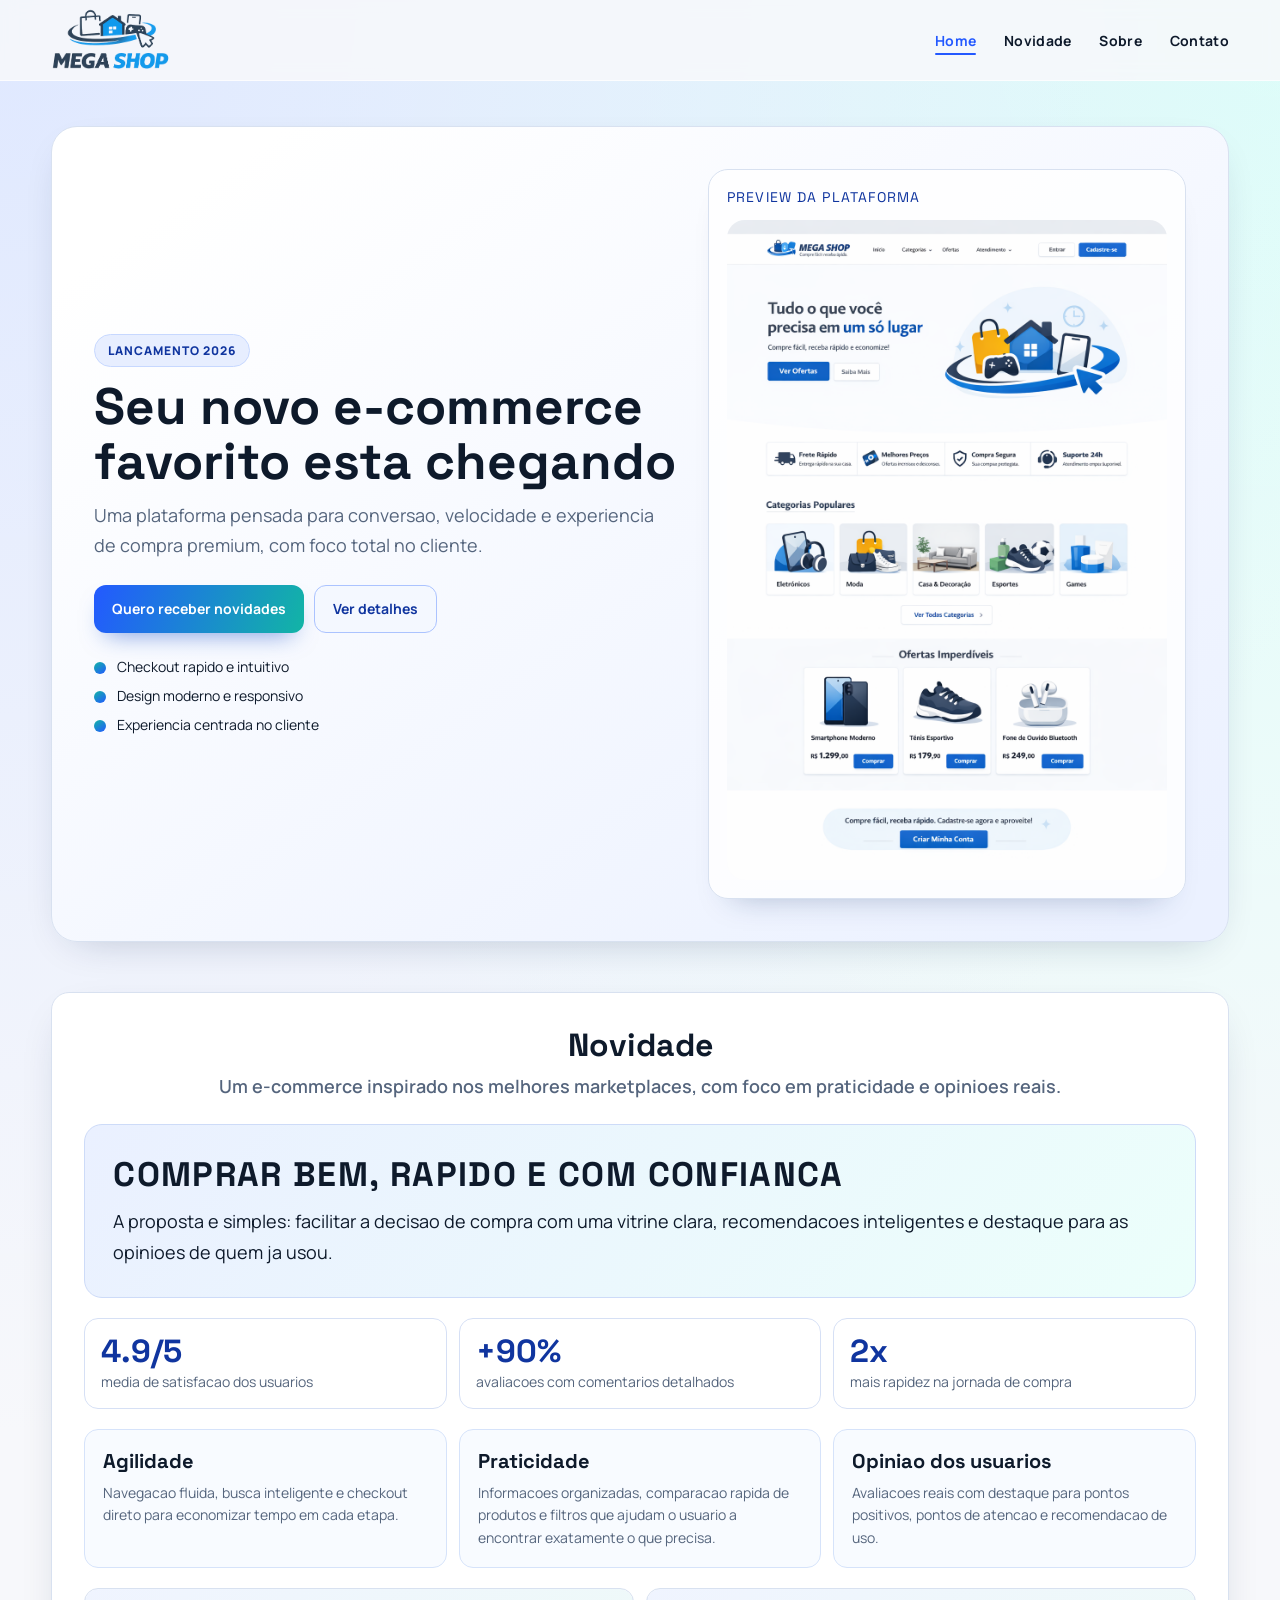
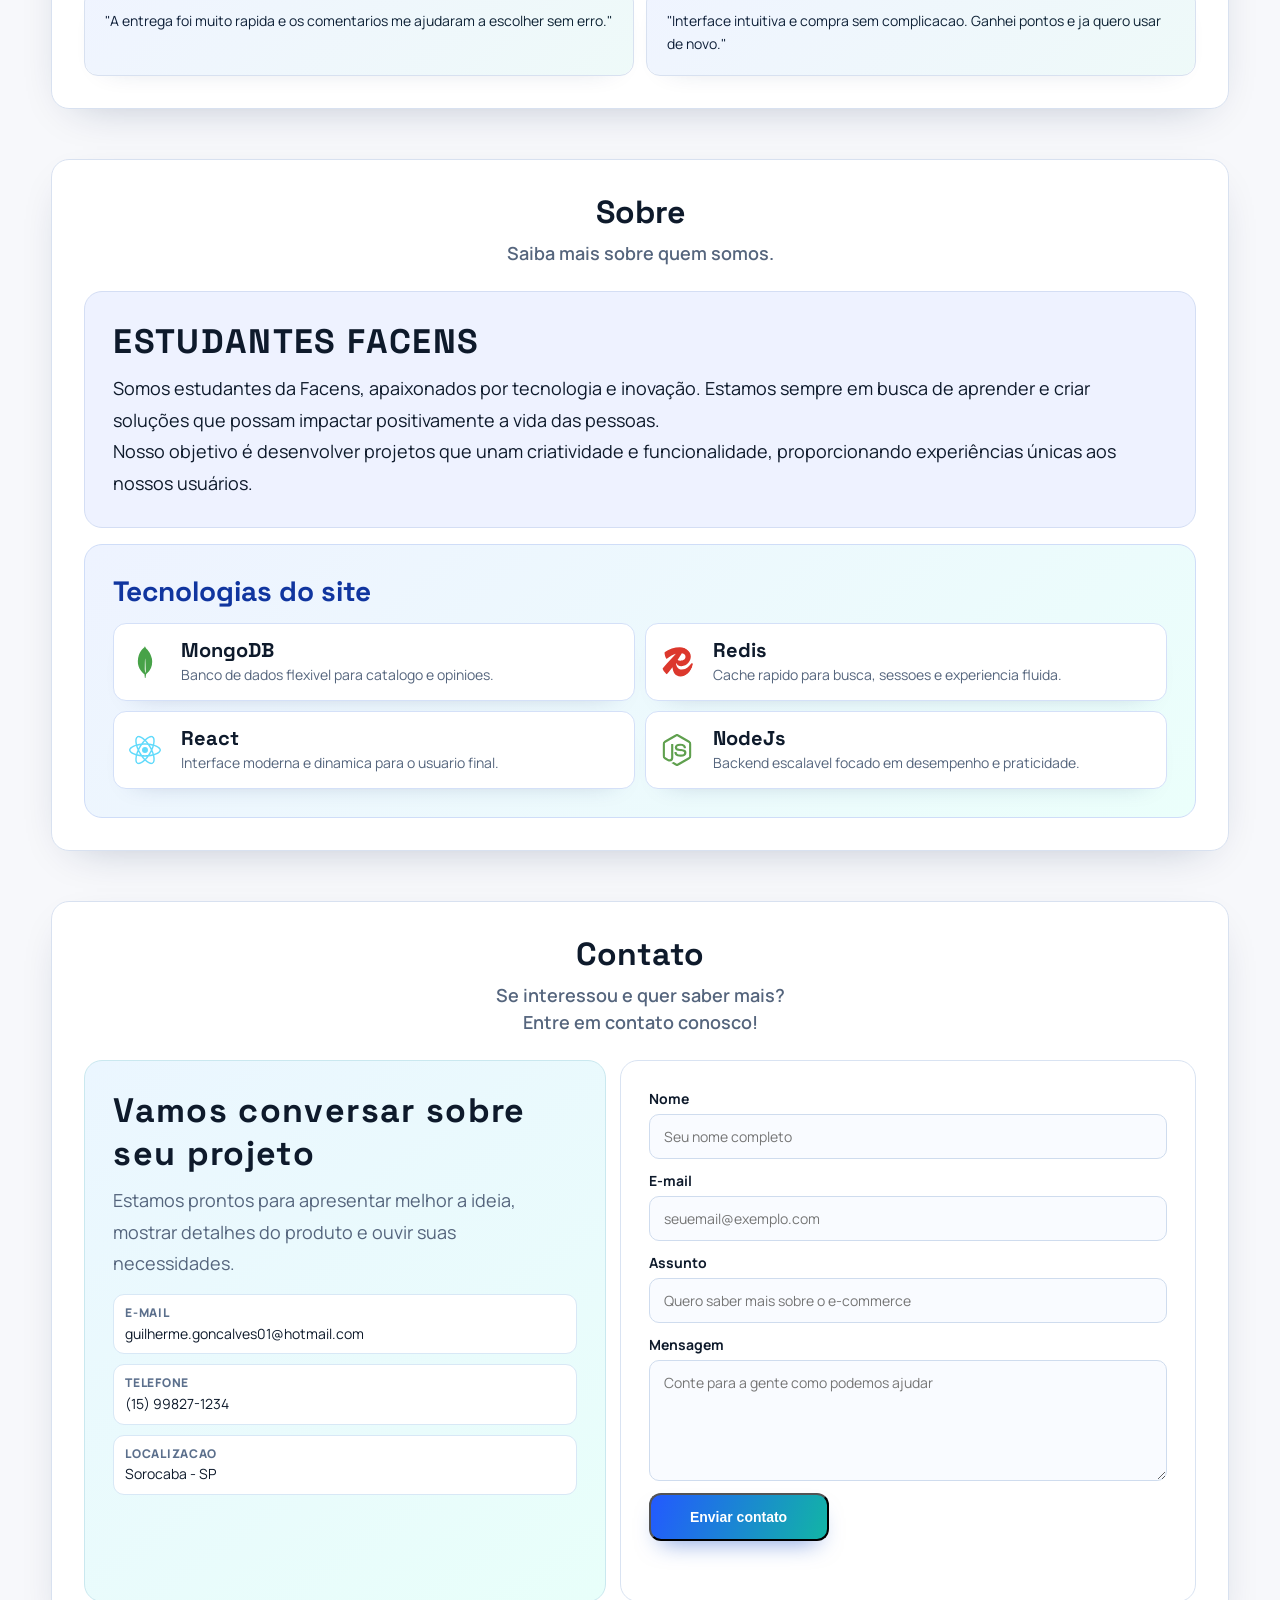
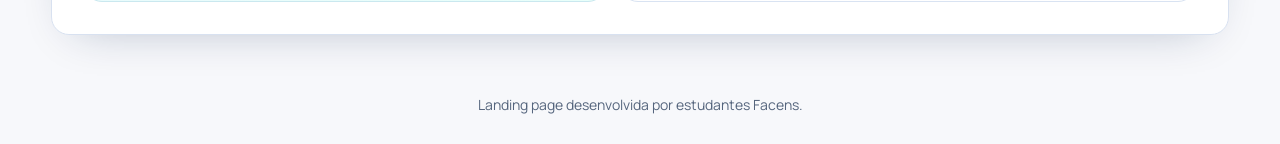
<file: index.html>
<!doctype html>
<html lang="pt-br">
  <head>
    <meta charset="UTF-8" />
    <meta
      name="viewport"
      content="width=device-width, initial-scale=1.0"
      ,
      minimum-scale="1.0"
    />
    <meta
      name="description"
      content="Landing page de e-commerce com foco em agilidade, praticidade e opinioes reais para uma experiencia de compra moderna e confiavel."
    />
    <meta
      name="keywords"
      content="e-commerce, marketplace, compras online, opinioes de usuarios, checkout rapido, experiencia do cliente"
    />
    <meta name="author" content="Estudantes Facens" />
    <meta name="robots" content="index, follow" />
    <meta property="og:type" content="website" />
    <meta
      property="og:title"
      content="Novo E-commerce | Agilidade, Praticidade e Opiniao Real"
    />
    <meta
      property="og:description"
      content="Conheca a plataforma que une velocidade, design moderno e decisoes de compra mais confiantes com opinioes reais."
    />
    <meta property="og:image" content="img/preview.png" />
    <meta property="og:locale" content="pt_BR" />
    <meta name="twitter:card" content="summary_large_image" />
    <meta
      name="twitter:title"
      content="Novo E-commerce | Agilidade, Praticidade e Opiniao Real"
    />
    <meta
      name="twitter:description"
      content="Plataforma pensada para conversao, velocidade e experiencia premium de compra."
    />
    <meta name="twitter:image" content="img/preview.png" />
    <link rel="stylesheet" href="variables.css" />
    <link rel="stylesheet" href="style.css" />
    <title>Novo E-commerce | Agilidade, Praticidade e Opiniao Real</title>
    <link rel="icon" href="img/icons/favico.png" type="image/png" />
    <script type="application/ld+json">
      {
        "@context": "https://schema.org",
        "@type": "WebSite",
        "name": "Novo E-commerce",
        "inLanguage": "pt-BR",
        "description": "Landing page de e-commerce com foco em agilidade, praticidade e opinioes reais.",
        "publisher": {
          "@type": "Organization",
          "name": "Estudantes Facens"
        }
      }
    </script>
  </head>
  <body>
    <div id="loading-screen" class="loading-screen">
      <div class="loading-content">
        <img src="img/logo.png" alt="Logo" class="loading-logo" />
        <div class="loading-spinner"></div>
        <p class="loading-text">Carregando...</p>
      </div>
    </div>

    <header id="header">
      <div class="container">
        <img src="img/logo.png" alt="Logo do site" class="logo" />
        <nav id="nav-menu">
          <ul>
            <li><a href="#home">Home</a></li>
            <li><a href="#novidade">Novidade</a></li>
            <li><a href="#sobre">Sobre</a></li>
            <li><a href="#contato">Contato</a></li>
          </ul>
        </nav>
        <button id="menu-toggle" class="menu-toggle" aria-label="Abrir menu">
          <span></span>
          <span></span>
          <span></span>
        </button>
      </div>
    </header>

    <main>
      <section id="home" class="hero">
        <div class="hero-content">
          <span class="eyebrow">LANCAMENTO 2026</span>
          <h1>Seu novo e-commerce favorito esta chegando</h1>
          <p>
            Uma plataforma pensada para conversao, velocidade e experiencia de
            compra premium, com foco total no cliente.
          </p>

          <div class="actions">
            <a href="#contato" class="btn btn-primary"
              >Quero receber novidades</a
            >
            <a href="#novidade" class="btn btn-outline">Ver detalhes</a>
          </div>

          <ul class="highlights">
            <li>Checkout rapido e intuitivo</li>
            <li>Design moderno e responsivo</li>
            <li>Experiencia centrada no cliente</li>
          </ul>
        </div>

        <div class="hero-card">
          <p class="hero-card-title">Preview da plataforma</p>
          <img src="img/preview.png" alt="Preview do novo e-commerce" />
        </div>
      </section>

      <section id="novidade">
        <div class="header">
          <h2>Novidade</h2>
          <h3>
            Um e-commerce inspirado nos melhores marketplaces, com foco em
            praticidade e opinioes reais.
          </h3>
        </div>

        <div class="body">
          <article class="novidade-intro">
            <h3>COMPRAR BEM, RAPIDO E COM CONFIANCA</h3>
            <p>
              A proposta e simples: facilitar a decisao de compra com uma
              vitrine clara, recomendacoes inteligentes e destaque para as
              opinioes de quem ja usou.
            </p>
          </article>

          <div class="novidade-metricas">
            <article>
              <strong>4.9/5</strong>
              <span>media de satisfacao dos usuarios</span>
            </article>
            <article>
              <strong>+90%</strong>
              <span>avaliacoes com comentarios detalhados</span>
            </article>
            <article>
              <strong>2x</strong>
              <span>mais rapidez na jornada de compra</span>
            </article>
          </div>

          <div class="novidade-pilares">
            <article>
              <h4>Agilidade</h4>
              <p>
                Navegacao fluida, busca inteligente e checkout direto para
                economizar tempo em cada etapa.
              </p>
            </article>

            <article>
              <h4>Praticidade</h4>
              <p>
                Informacoes organizadas, comparacao rapida de produtos e filtros
                que ajudam o usuario a encontrar exatamente o que precisa.
              </p>
            </article>

            <article>
              <h4>Opiniao dos usuarios</h4>
              <p>
                Avaliacoes reais com destaque para pontos positivos, pontos de
                atencao e recomendacao de uso.
              </p>
            </article>
          </div>

          <div class="novidade-opinioes" aria-label="Opinioes em destaque">
            <blockquote>
              "A entrega foi muito rapida e os comentarios me ajudaram a
              escolher sem erro."
            </blockquote>
            <blockquote>
              "Interface intuitiva e compra sem complicacao. Ganhei pontos e ja
              quero usar de novo."
            </blockquote>
          </div>
        </div>
      </section>

      <section id="sobre">
        <div class="header">
          <h2>Sobre</h2>
          <h3>Saiba mais sobre quem somos.</h3>
        </div>

        <div class="body">
          <article>
            <h3>ESTUDANTES FACENS</h3>
            <p>
              Somos estudantes da Facens, apaixonados por tecnologia e inovação.
              Estamos sempre em busca de aprender e criar soluções que possam
              impactar positivamente a vida das pessoas. <br />
              Nosso objetivo é desenvolver projetos que unam criatividade e
              funcionalidade, proporcionando experiências únicas aos nossos
              usuários.
            </p>
          </article>

          <div class="sobre-stack" aria-label="Tecnologias do projeto">
            <h4>Tecnologias do site</h4>

            <ul>
              <li class="tech-mongodb">
                <img
                  src="img/icons/mongodb.svg"
                  alt="Logo MongoDB"
                  class="tech-icon"
                />
                <strong>MongoDB</strong>
                <span>Banco de dados flexivel para catalogo e opinioes.</span>
              </li>
              <li class="tech-redis">
                <img
                  src="img/icons/redis.svg"
                  alt="Logo Redis"
                  class="tech-icon"
                />
                <strong>Redis</strong>
                <span
                  >Cache rapido para busca, sessoes e experiencia fluida.</span
                >
              </li>
              <li class="tech-react">
                <img
                  src="img/icons/react.svg"
                  alt="Logo React"
                  class="tech-icon"
                />
                <strong>React</strong>
                <span>Interface moderna e dinamica para o usuario final.</span>
              </li>
              <li class="tech-nodejs">
                <img
                  src="img/icons/nodejs.svg"
                  alt="Logo NodeJs"
                  class="tech-icon"
                />
                <strong>NodeJs</strong>
                <span
                  >Backend escalavel focado em desempenho e praticidade.</span
                >
              </li>
            </ul>
          </div>
        </div>
      </section>

      <section id="contato">
        <div class="header">
          <h2>Contato</h2>
          <h3>
            Se interessou e quer saber mais? <br />
            Entre em contato conosco!
          </h3>
        </div>

        <div class="body contato-layout">
          <article class="contato-info">
            <h3>Vamos conversar sobre seu projeto</h3>
            <p>
              Estamos prontos para apresentar melhor a ideia, mostrar detalhes
              do produto e ouvir suas necessidades.
            </p>

            <ul>
              <li>
                <span class="label">E-mail</span>
                <a href="mailto:guilherme.goncalves01@hotmail.com"
                  >guilherme.goncalves01@hotmail.com</a
                >
              </li>
              <li>
                <span class="label">Telefone</span>
                <a href="tel:+5515998271234">(15) 99827-1234</a>
              </li>
              <li>
                <span class="label">Localizacao</span>
                <span>Sorocaba - SP</span>
              </li>
            </ul>
          </article>

          <form id="contato-form" class="contato-form" novalidate>
            <div class="field">
              <label for="nome">Nome</label>
              <input
                type="text"
                id="nome"
                name="nome"
                placeholder="Seu nome completo"
                required
              />
            </div>

            <div class="field">
              <label for="email">E-mail</label>
              <input
                type="email"
                id="email"
                name="email"
                placeholder="seuemail@exemplo.com"
                required
              />
            </div>

            <div class="field">
              <label for="assunto">Assunto</label>
              <input
                type="text"
                id="assunto"
                name="assunto"
                placeholder="Quero saber mais sobre o e-commerce"
                required
              />
            </div>

            <div class="field">
              <label for="mensagem">Mensagem</label>
              <textarea
                id="mensagem"
                name="mensagem"
                rows="5"
                placeholder="Conte para a gente como podemos ajudar"
                required
              ></textarea>
            </div>

            <button type="submit" class="btn btn-primary">
              Enviar contato
            </button>
            <p id="form-status" class="form-status" aria-live="polite"></p>
          </form>
        </div>
      </section>
    </main>

    <footer>
      <p>Landing page desenvolvida por estudantes Facens.</p>
    </footer>
    <script src="contato.js"></script>
    <script src="menu.js"></script>
    <script src="loading.js"></script>
    <script src="scroll.js"></script>
  </body>
</html>
</file>
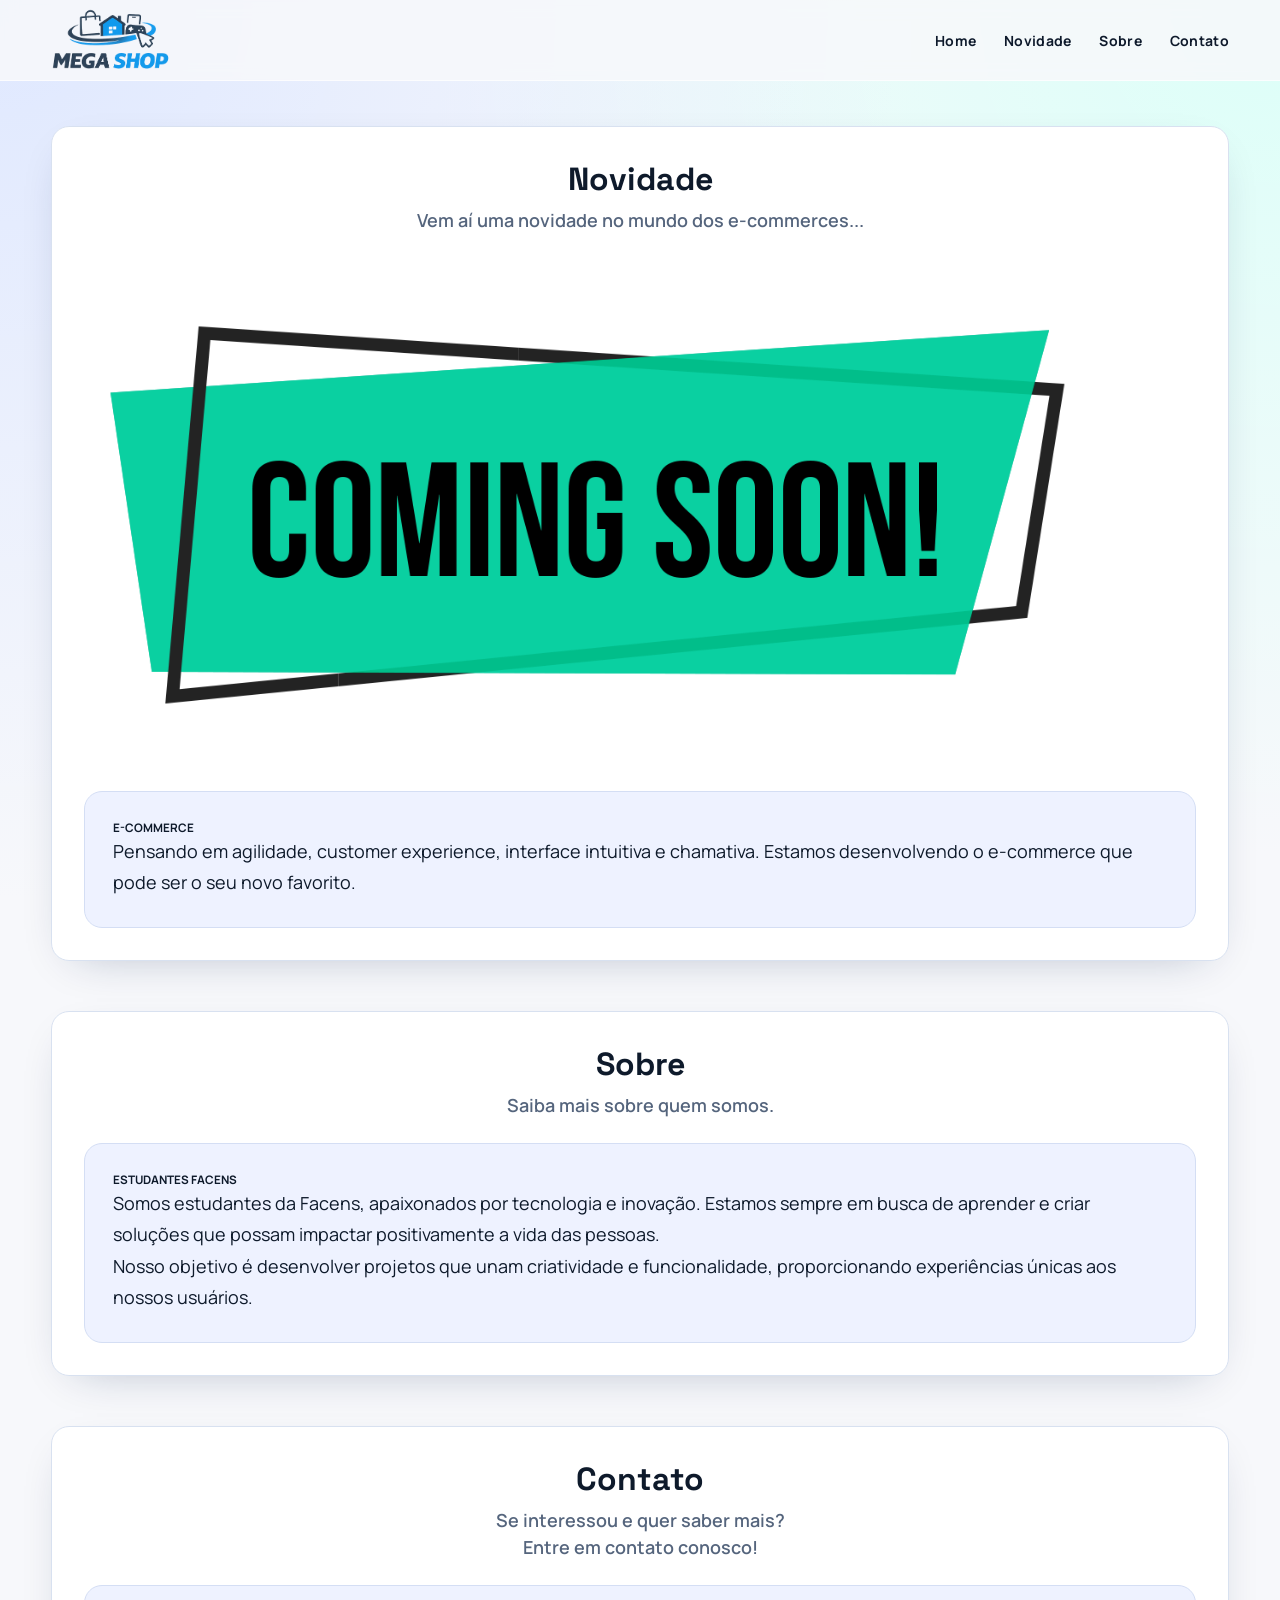
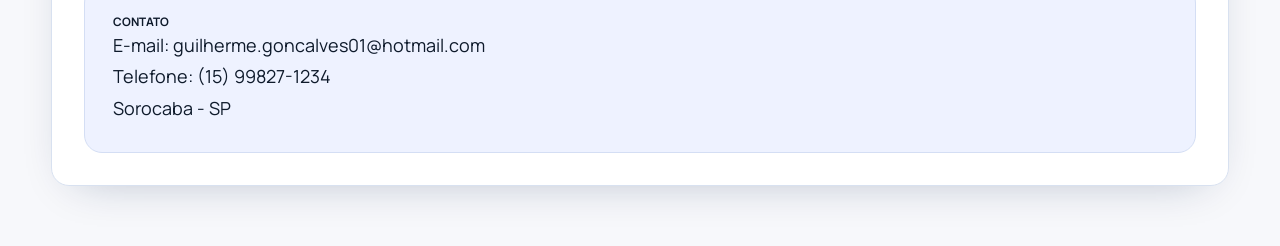
<file: main.html>
<!doctype html>
<html lang="pt-br">
  <head>
    <meta charset="UTF-8" />
    <meta name="viewport" content="width=device-width, initial-scale=1.0" />
    <link rel="stylesheet" href="variables.css" />
    <link rel="stylesheet" href="style.css" />
    <title>Landing Page</title>
  </head>
  <body>
    <header id="header">
      <div class="container">
        <img src="img/logo.png" alt="Logo do site" class="logo" />
        <nav>
          <ul>
            <li><a href="#novidade">Home</a></li>
            <li><a href="#novidade">Novidade</a></li>
            <li><a href="#sobre">Sobre</a></li>
            <li><a href="#contato">Contato</a></li>
          </ul>
        </nav>
      </div>
    </header>

    <main>
      <section id="novidade">
        <div class="header">
          <h2>Novidade</h2>
          <h3>Vem aí uma novidade no mundo dos e-commerces...</h3>
        </div>

        <div class="body">
          <img src="img/example1.png" alt="Imagem de exemplo" />
          <article>
            <h1>E-COMMERCE</h1>
            <p>
              Pensando em agilidade, customer experience, interface intuitiva e
              chamativa. Estamos desenvolvendo o e-commerce que pode ser o seu
              novo favorito.
            </p>
          </article>
        </div>
      </section>

      <section id="sobre">
        <div class="header">
          <h2>Sobre</h2>
          <h3>Saiba mais sobre quem somos.</h3>
        </div>

        <div class="body">
          <article>
            <h1>ESTUDANTES FACENS</h1>
            <p>
              Somos estudantes da Facens, apaixonados por tecnologia e inovação.
              Estamos sempre em busca de aprender e criar soluções que possam
              impactar positivamente a vida das pessoas. <br />
              Nosso objetivo é desenvolver projetos que unam criatividade e
              funcionalidade, proporcionando experiências únicas aos nossos
              usuários.
            </p>
          </article>
        </div>
      </section>

      <section id="contato">
        <div class="header">
          <h2>Contato</h2>
          <h3>
            Se interessou e quer saber mais? <br />
            Entre em contato conosco!
          </h3>
        </div>

        <div class="body">
          <article>
            <h1>CONTATO</h1>
            <p>
              E-mail: guilherme.goncalves01@hotmail.com <br />
              Telefone: (15) 99827-1234 <br />
              Sorocaba - SP
            </p>
          </article>
        </div>
      </section>
    </main>
  </body>
</html>
</file>
<file: variables.css>
@import url("https://fonts.googleapis.com/css2?family=Space+Grotesk:wght@400;500;700&family=Manrope:wght@400;600;700;800&display=swap");

* {
  margin: 0;
  padding: 0;
  box-sizing: border-box;
  text-decoration: none;
  list-style: none;
}

html {
  scroll-behavior: smooth;
  font-size: 62.5%;
}

:root {
  --font-title: "Space Grotesk", sans-serif;
  --font-text: "Manrope", sans-serif;

  --fs-sm: 1.4rem;
  --fs-md: 1.8rem;
  --fs-lg: 2.4rem;
  --fs-xl: 4rem;

  --bg: #f7f8fb;
  --surface: #ffffff;
  --surface-alt: #eef2ff;
  --text-primary: #0e1a2b;
  --text-secondary: #55657d;
  --brand: #2359ff;
  --brand-dark: #10359f;
  --accent: #12b5a5;
  --border: #d8e1f0;
  --shadow: 0 14px 45px -24px #0d214a52;

  --radius-sm: 1rem;
  --radius-md: 1.8rem;
  --radius-lg: 2.6rem;
}

body {
  font-family: var(--font-text);
  color: var(--text-primary);
  background:
    radial-gradient(circle at 0% 0%, #dfe8ff 0%, transparent 40%),
    radial-gradient(circle at 100% 0%, #dcfff8 0%, transparent 38%), var(--bg);
  overflow-x: hidden;
}
</file>
<file: style.css>
.loading-screen {
  position: fixed;
  top: 0;
  left: 0;
  width: 100%;
  height: 100%;
  display: flex;
  align-items: center;
  justify-content: center;
  background: linear-gradient(135deg, #ffffff 0%, #f0f5ff 100%);
  z-index: 9999;
  opacity: 1;
  visibility: visible;
  transition:
    opacity 0.5s ease,
    visibility 0.5s ease;
}

.loading-content {
  display: flex;
  flex-direction: column;
  align-items: center;
  gap: 2rem;
}

.loading-logo {
  width: clamp(8rem, 15vw, 12rem);
  height: auto;
  animation: loadingBounce 2s ease-in-out infinite;
}

.loading-spinner {
  width: 4rem;
  height: 4rem;
  border: 3px solid #e0e9ff;
  border-top-color: var(--brand);
  border-radius: 50%;
  animation: spin 1s linear infinite;
}

.loading-text {
  font-size: var(--fs-sm);
  color: var(--text-secondary);
  font-weight: 600;
  letter-spacing: 0.1em;
}

@keyframes spin {
  to {
    transform: rotate(360deg);
  }
}

@keyframes loadingBounce {
  0%,
  100% {
    transform: translateY(0);
  }
  50% {
    transform: translateY(-1rem);
  }
}

header {
  position: sticky;
  top: 0;
  z-index: 1000;
  display: flex;
  justify-content: center;
  border-bottom: 1px solid #ffffff9f;
  background: #f7f8fbd9;
  backdrop-filter: blur(8px);
  transition: box-shadow 0.3s ease;
}

header::after {
  content: "";
  position: absolute;
  left: 0;
  bottom: -1px;
  width: 100%;
  height: 0.3rem;
  background: linear-gradient(90deg, var(--brand), var(--accent));
  transform-origin: left center;
  transform: scaleX(var(--scroll-progress, 0));
  pointer-events: none;
  opacity: 0.92;
}

header.is-scrolled {
  box-shadow: 0 8px 24px -16px rgba(0, 0, 0, 0.26);
}

header .container {
  width: min(118rem, 92%);
  min-height: 8rem;
  display: flex;
  align-items: center;
  justify-content: space-between;
  gap: 2rem;
}

header .container img.logo {
  width: clamp(9rem, 12vw, 12rem);
  height: auto;
}

header .container nav ul {
  display: flex;
  align-items: center;
  gap: 2.8rem;
}

header .container nav ul li a {
  position: relative;
  color: var(--text-primary);
  font-size: var(--fs-sm);
  font-weight: 700;
  letter-spacing: 0.02em;
  transition: color 0.3s ease;
}

header .container nav ul li a::after {
  content: "";
  position: absolute;
  left: 0;
  bottom: -0.5rem;
  width: 100%;
  height: 0.2rem;
  border-radius: 999px;
  background: var(--brand);
  transform: scaleX(0);
  transform-origin: left;
  transition: transform 0.3s ease;
}

header .container nav ul li a:hover {
  color: var(--brand);
}

header .container nav ul li a.is-active {
  color: var(--brand);
}

header .container nav ul li a:hover::after {
  transform: scaleX(1);
}

header .container nav ul li a.is-active::after {
  transform: scaleX(1);
}

main {
  width: min(118rem, 92%);
  margin: 0 auto;
  display: grid;
  gap: 5rem;
  padding: 4.5rem 0 6rem;
}

.hero {
  display: grid;
  grid-template-columns: 1.1fr 0.9fr;
  gap: 3rem;
  align-items: center;
  background: linear-gradient(145deg, #ffffff 10%, #ebf1ff 95%);
  border: 1px solid var(--border);
  border-radius: var(--radius-lg);
  padding: clamp(2rem, 4vw, 4.2rem);
  overflow: hidden;
  box-shadow: var(--shadow);
  animation: revealUp 0.8s ease both;
}

.hero-content h1 {
  font-family: var(--font-title);
  font-size: clamp(3rem, 4vw, 5.2rem);
  line-height: 1.08;
  max-width: 18ch;
  margin: 1.2rem 0;
}

.hero-content p {
  color: var(--text-secondary);
  font-size: var(--fs-md);
  line-height: 1.65;
  max-width: 52ch;
}

.eyebrow {
  display: inline-flex;
  align-items: center;
  gap: 0.7rem;
  background: #e7eeff;
  color: var(--brand-dark);
  border: 1px solid #c7d8ff;
  border-radius: 999px;
  font-weight: 800;
  font-size: 1.2rem;
  letter-spacing: 0.08em;
  padding: 0.7rem 1.3rem;
}

.actions {
  margin-top: 2.4rem;
  display: flex;
  flex-wrap: wrap;
  gap: 1rem;
}

.btn {
  display: inline-flex;
  align-items: center;
  justify-content: center;
  min-height: 4.8rem;
  border-radius: 1.2rem;
  padding: 0.6rem 1.8rem;
  font-weight: 700;
  font-size: var(--fs-sm);
  transition:
    transform 0.25s ease,
    box-shadow 0.25s ease,
    background 0.25s ease;
}

.btn-primary {
  color: #fff;
  background: linear-gradient(110deg, var(--brand), var(--accent));
  box-shadow: 0 12px 25px -12px #104bc699;
}

.btn-outline {
  color: var(--brand-dark);
  border: 1px solid #abc3ff;
  background: #f4f8ff;
}

.btn:hover {
  transform: translateY(-2px);
}

.highlights {
  margin-top: 2.4rem;
  display: grid;
  gap: 1rem;
}

.highlights li {
  position: relative;
  padding-left: 2.3rem;
  color: var(--text-primary);
  font-size: var(--fs-sm);
}

.highlights li::before {
  content: "";
  position: absolute;
  top: 0.55rem;
  left: 0;
  width: 1.2rem;
  height: 1.2rem;
  border-radius: 50%;
  background: linear-gradient(145deg, var(--accent), var(--brand));
}

.hero-card {
  background: #ffffffd8;
  border: 1px solid var(--border);
  border-radius: 2rem;
  padding: 1.8rem;
  box-shadow: 0 20px 30px -24px #15336759;
}

.reveal-on-scroll {
  opacity: 0;
  transform: translate3d(0, 3.2rem, 0) scale(0.985);
  will-change: transform, opacity;
  transition:
    opacity 0.52s ease-out var(--reveal-delay, 0ms),
    transform 0.52s cubic-bezier(0.18, 0.8, 0.24, 1) var(--reveal-delay, 0ms);
}

.reveal-on-scroll.is-visible {
  opacity: 1;
  transform: translate3d(0, 0, 0) scale(1);
  will-change: auto;
}

.hero-card-title {
  font-family: var(--font-title);
  font-size: 1.4rem;
  letter-spacing: 0.08em;
  text-transform: uppercase;
  color: var(--brand-dark);
  margin-bottom: 1.4rem;
}

.hero-card img {
  width: 100%;
  display: block;
  border-radius: var(--radius-md);
  object-fit: cover;
}

main section:not(.hero) {
  background: var(--surface);
  border: 1px solid var(--border);
  border-radius: var(--radius-md);
  box-shadow: var(--shadow);
  padding: clamp(2rem, 3vw, 3.2rem);
  display: grid;
  gap: 2.4rem;
  animation: revealUp 0.6s ease both;
}

main section .header {
  text-align: center;
}

main section .header h2 {
  font-family: var(--font-title);
  font-size: clamp(2.4rem, 3.2vw, 3.2rem);
  margin-bottom: 0.8rem;
}

main section .header h3 {
  font-size: var(--fs-md);
  color: var(--text-secondary);
  font-weight: 600;
  line-height: 1.5;
}

main section .body {
  display: grid;
  gap: 1.6rem;
}

main section .body img {
  width: 100%;
  max-width: 100rem;
  border-radius: var(--radius-md);
}

main section .body article {
  background: var(--surface-alt);
  border: 1px solid #d4def4;
  border-radius: var(--radius-md);
  padding: clamp(1.8rem, 3vw, 2.8rem);
}

main section .body article h3 {
  font-family: var(--font-title);
  font-size: clamp(2.4rem, 3vw, 3.4rem);
  letter-spacing: 0.04em;
  margin-bottom: 1rem;
}

main section .body article p {
  font-size: var(--fs-md);
  line-height: 1.75;
  color: var(--text-primary);
}

#novidade .body {
  gap: 2rem;
}

#novidade .novidade-intro {
  background: linear-gradient(130deg, #eaf0ff 0%, #ecfffb 100%);
  border-color: #cddbf8;
}

#novidade .novidade-metricas {
  display: grid;
  grid-template-columns: repeat(3, minmax(0, 1fr));
  gap: 1.2rem;
}

#novidade .novidade-metricas article {
  display: grid;
  gap: 0.5rem;
  background: #ffffff;
  border: 1px solid #d6e0f5;
  border-radius: 1.4rem;
  padding: 1.6rem;
}

#novidade .novidade-metricas strong {
  font-family: var(--font-title);
  color: var(--brand-dark);
  font-size: clamp(2.6rem, 3vw, 3.2rem);
  line-height: 1;
}

#novidade .novidade-metricas span {
  color: var(--text-secondary);
  font-size: var(--fs-sm);
  line-height: 1.45;
}

#novidade .novidade-pilares {
  display: grid;
  grid-template-columns: repeat(3, minmax(0, 1fr));
  gap: 1.2rem;
}

#novidade .novidade-pilares article {
  background: #f8fbff;
  border: 1px solid #d6e3fa;
  border-radius: 1.4rem;
  padding: 1.8rem;
}

#novidade .novidade-pilares h4 {
  font-family: var(--font-title);
  color: var(--text-primary);
  margin-bottom: 0.8rem;
  font-size: 2rem;
}

#novidade .novidade-pilares p {
  color: var(--text-secondary);
  font-size: var(--fs-sm);
  line-height: 1.6;
}

#novidade .novidade-opinioes {
  display: grid;
  grid-template-columns: repeat(2, minmax(0, 1fr));
  gap: 1.2rem;
}

#novidade .novidade-opinioes blockquote {
  margin: 0;
  position: relative;
  background: #ffffff;
  border: 1px solid #d8e1f0;
  border-radius: 1.4rem;
  padding: 2rem;
  font-size: var(--fs-sm);
  color: var(--text-primary);
  line-height: 1.65;
  box-shadow: 0 10px 30px -24px #1a31624d;
}

#novidade .novidade-opinioes blockquote::before {
  content: "";
  position: absolute;
  inset: 0;
  border-radius: inherit;
  pointer-events: none;
  background: linear-gradient(140deg, #2364ff12, #12b5a512);
}

#sobre .sobre-stack {
  background: linear-gradient(140deg, #eef3ff 0%, #ebfffb 100%);
  border: 1px solid #cfddf8;
  border-radius: var(--radius-md);
  padding: clamp(1.8rem, 3vw, 2.8rem);
}

#sobre .sobre-stack h4 {
  font-family: var(--font-title);
  font-size: clamp(2rem, 2.5vw, 2.8rem);
  margin-bottom: 1.4rem;
  color: var(--brand-dark);
}

#sobre .sobre-stack ul {
  display: grid;
  grid-template-columns: repeat(2, minmax(0, 1fr));
  gap: 1rem;
}

#sobre .sobre-stack li {
  --tech-accent: #6b7f9d;
  display: grid;
  grid-template-columns: 4.2rem 1fr;
  column-gap: 1rem;
  row-gap: 0.3rem;
  align-items: center;
  position: relative;
  overflow: hidden;
  background: #ffffff;
  border: 1px solid #d4e0f8;
  border-radius: 1.3rem;
  padding: 1.5rem;
  box-shadow: 0 12px 26px -22px #2039695c;
  transition:
    transform 0.3s ease,
    border-color 0.3s ease,
    box-shadow 0.3s ease;
}

#sobre .sobre-stack li::after {
  content: "";
  position: absolute;
  top: -25%;
  right: -22%;
  width: 12rem;
  height: 12rem;
  border-radius: 50%;
  background: color-mix(in srgb, var(--tech-accent) 22%, transparent);
  filter: blur(10px);
  opacity: 0;
  transition: opacity 0.3s ease;
}

#sobre .sobre-stack li:hover {
  transform: translateY(-4px);
  border-color: color-mix(in srgb, var(--tech-accent) 56%, #ffffff);
  box-shadow: 0 18px 34px -20px
    color-mix(in srgb, var(--tech-accent) 55%, #1d2b4a);
}

#sobre .sobre-stack li:hover::after {
  opacity: 1;
}

#sobre .tech-icon {
  width: 3.2rem;
  height: 3.2rem;
  display: block;
  grid-row: 1 / span 2;
  transition:
    transform 0.25s ease,
    filter 0.25s ease;
}

#sobre .sobre-stack li:hover .tech-icon {
  transform: scale(1.08);
  filter: drop-shadow(
    0 6px 14px color-mix(in srgb, var(--tech-accent) 45%, transparent)
  );
}

#sobre .sobre-stack strong {
  font-family: var(--font-title);
  color: var(--text-primary);
  font-size: 2rem;
  line-height: 1.1;
}

#sobre .sobre-stack span {
  color: var(--text-secondary);
  font-size: var(--fs-sm);
  line-height: 1.5;
  position: relative;
  z-index: 1;
}

#sobre .sobre-stack .tech-mongodb {
  --tech-accent: #47a248;
}

#sobre .sobre-stack .tech-redis {
  --tech-accent: #dc382d;
}

#sobre .sobre-stack .tech-react {
  --tech-accent: #61dafb;
}

#sobre .sobre-stack .tech-nodejs {
  --tech-accent: #5fa04e;
}

#sobre .sobre-stack strong,
#sobre .tech-icon {
  position: relative;
  z-index: 1;
}

#contato .contato-layout {
  display: grid;
  grid-template-columns: 0.95fr 1.05fr;
  gap: 1.4rem;
}

#contato .contato-info {
  background: linear-gradient(145deg, #ebf6ff 0%, #e8fffa 100%);
  border: 1px solid #cae8ef;
}

#contato .contato-info h1 {
  font-size: clamp(2.4rem, 3vw, 3.2rem);
}

#contato .contato-info p {
  color: var(--text-secondary);
  margin-bottom: 1.4rem;
}

#contato .contato-info ul {
  display: grid;
  gap: 1rem;
}

#contato .contato-info li {
  display: grid;
  gap: 0.2rem;
  padding: 1rem 1.1rem;
  border-radius: 1.1rem;
  background: #ffffff;
  border: 1px solid #d8e8f6;
}

#contato .contato-info .label {
  font-size: 1.2rem;
  letter-spacing: 0.06em;
  text-transform: uppercase;
  color: #5b6f8c;
  font-weight: 800;
}

#contato .contato-info a,
#contato .contato-info span {
  font-size: var(--fs-sm);
  color: var(--text-primary);
  line-height: 1.4;
}

#contato .contato-info a:hover {
  color: var(--brand);
}

#contato .contato-form {
  background: #ffffff;
  border: 1px solid #d9e3f2;
  border-radius: var(--radius-md);
  padding: clamp(1.8rem, 3vw, 2.8rem);
  display: grid;
  gap: 1.2rem;
}

#contato .field {
  display: grid;
  gap: 0.6rem;
}

#contato .field label {
  font-size: var(--fs-sm);
  font-weight: 700;
  color: var(--text-primary);
}

#contato .field input,
#contato .field textarea {
  width: 100%;
  border-radius: 1rem;
  border: 1px solid #cfdcee;
  background: #f9fbff;
  resize: block;
  color: var(--text-primary);
  font-family: var(--font-text);
  font-size: var(--fs-sm);
  padding: 1.2rem 1.4rem;
  transition:
    border-color 0.25s ease,
    box-shadow 0.25s ease;
}

#contato .field input:focus,
#contato .field textarea:focus {
  outline: none;
  border-color: #8bb2ff;
  box-shadow: 0 0 0 0.3rem #376eff1f;
}

#contato .contato-form .btn {
  justify-self: start;
  min-width: 18rem;
}

#contato .form-status {
  min-height: 2rem;
  font-size: var(--fs-sm);
  color: var(--brand-dark);
}

#contato .form-status.success {
  color: #18864c;
}

#contato .form-status.error {
  color: #b02a2a;
}

footer {
  width: min(118rem, 92%);
  margin: 0 auto 3rem;
  text-align: center;
  color: var(--text-secondary);
  font-size: var(--fs-sm);
}

.menu-toggle {
  display: none;
  flex-direction: column;
  justify-content: center;
  align-items: center;
  width: 4rem;
  height: 4rem;
  background: transparent;
  border: none;
  cursor: pointer;
  padding: 0;
  gap: 0.6rem;
  z-index: 1000;
  transition: transform 0.3s ease;
}

.menu-toggle span {
  display: block;
  width: 2.4rem;
  height: 0.35rem;
  background: var(--text-primary);
  border-radius: 999px;
  transition:
    transform 0.3s ease,
    opacity 0.3s ease;
  transform-origin: center;
}

.menu-toggle.active span:nth-child(1) {
  transform: translateY(0.48rem) rotate(45deg);
}

.menu-toggle.active span:nth-child(2) {
  opacity: 0;
  transform: rotate(0deg);
}

.menu-toggle.active span:nth-child(3) {
  transform: translateY(-1.4rem) rotate(-45deg);
}

@keyframes revealUp {
  from {
    opacity: 0;
    transform: translateY(1rem);
  }
  to {
    opacity: 1;
    transform: translateY(0);
  }
}

@media (max-width: 920px) {
  .menu-toggle {
    display: flex;
  }

  header .container nav {
    position: fixed;
    top: 0;
    right: 0;
    height: 100vh;
    width: 100vw;
    background: #f7f8fbd9;
    backdrop-filter: blur(8px);
    z-index: 999;
    padding-top: 8rem;
    transform: translateX(100%);
    transition: transform 0.4s ease;
    overflow-y: auto;
  }

  header .container nav.active {
    transform: translateX(0);
  }

  header .container nav ul {
    flex-direction: column;
    gap: 0;
    padding: 1.6rem 0;
    width: 100%;
  }

  header .container nav ul li {
    width: 100%;
    border-bottom: 1px solid #d4def4;
  }

  header .container nav ul li a {
    display: block;
    padding: 1.4rem 2rem;
    font-size: var(--fs-sm);
  }

  header .container nav ul li a::after {
    display: none;
  }

  header .container nav ul li a:hover {
    background: #eaf0ff;
  }

  header .container nav ul li a.is-active {
    background: #dbe8ff;
  }

  .hero {
    grid-template-columns: 1fr;
  }

  #novidade .novidade-metricas,
  #novidade .novidade-pilares,
  #novidade .novidade-opinioes,
  #sobre .sobre-stack ul,
  #contato .contato-layout {
    grid-template-columns: 1fr;
  }
}

@media (max-width: 540px) {
  html {
    font-size: 56%;
  }

  .actions {
    flex-direction: column;
  }

  .btn {
    width: 100%;
  }

  #contato .contato-form .btn {
    justify-self: stretch;
    min-width: 0;
  }

  main {
    padding-top: 3rem;
  }

  main section .body article p {
    line-break: anywhere;
  }
}

@media (prefers-reduced-motion: reduce) {
  .hero-card {
    transform: none;
  }

  .reveal-on-scroll {
    opacity: 1;
    transform: none;
    transition: none;
    will-change: auto;
  }
}
</file>
